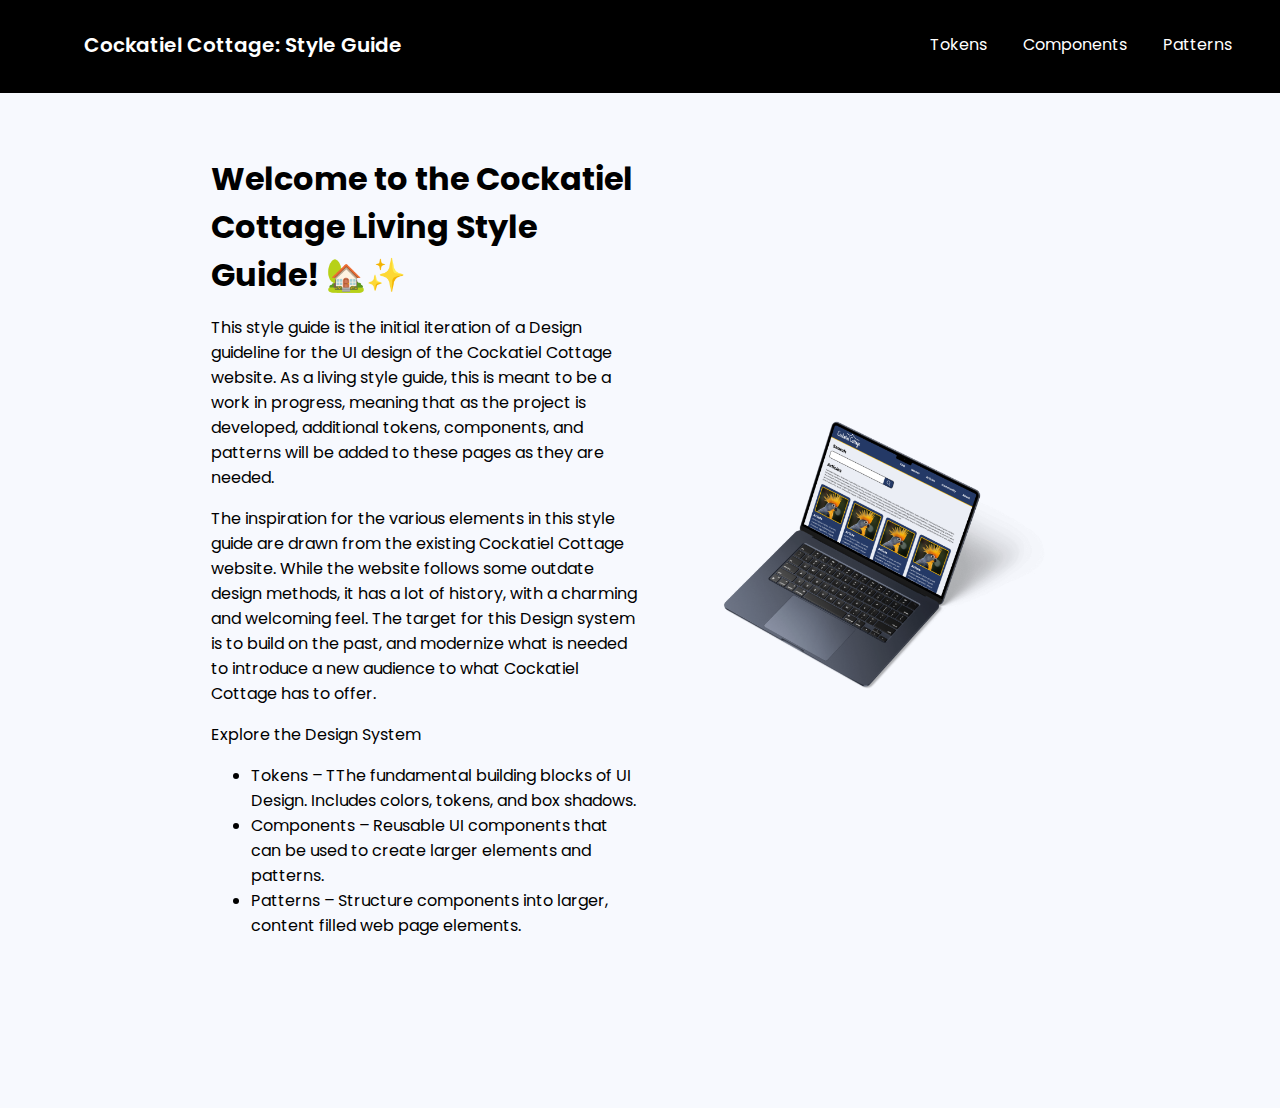
<file: index.html>
<!DOCTYPE html>
<html>
  <head>
    <meta charset="UTF-8" />
    <title>Cockatiel Cottage Design System</title>
    <link rel="stylesheet" href="assets/css/style.css" />
    <link rel="preconnect" href="https://fonts.googleapis.com" />
    <link rel="preconnect" href="https://fonts.gstatic.com" crossorigin />
    <link
      href="https://fonts.googleapis.com/css2?family=Poppins:ital,wght@0,100;0,200;0,300;0,400;0,500;0,600;0,700;0,800;0,900;1,100;1,200;1,300;1,400;1,500;1,600;1,700;1,800;1,900&display=swap"
      rel="stylesheet"
    />
    <link rel="preconnect" href="https://fonts.googleapis.com" />
    <link rel="preconnect" href="https://fonts.gstatic.com" crossorigin />
    <link
      href="https://fonts.googleapis.com/css2?family=Just+Another+Hand&family=Poppins:ital,wght@0,100;0,200;0,300;0,400;0,500;0,600;0,700;0,800;0,900;1,100;1,200;1,300;1,400;1,500;1,600;1,700;1,800;1,900&display=swap"
      rel="stylesheet"
    />
  </head>
  <body>
    <nav class="nav_content">
      <a href="index.html"
        ><div style="color: white">
          <h2>Cockatiel Cottage: Style Guide</h2>
        </div></a
      >
      <ul>
        <li><a href="tokens.html">Tokens</a></li>
        <li><a href="components.html">Components</a></li>
        <li><a href="patterns.html">Patterns</a></li>
      </ul>
    </nav>
    <main>
      <div style="align-self: center">
        <h1>Welcome to the Cockatiel Cottage Living Style Guide! 🏡✨</h1>
        <p>
          This style guide is the initial iteration of a Design guideline for
          the UI design of the Cockatiel Cottage website. As a living style
          guide, this is meant to be a work in progress, meaning that as the
          project is developed, additional tokens, components, and patterns will
          be added to these pages as they are needed.
        </p>
        <p>
          The inspiration for the various elements in this style guide are drawn
          from the existing Cockatiel Cottage website. While the website follows
          some outdate design methods, it has a lot of history, with a charming
          and welcoming feel. The target for this Design system is to build on
          the past, and modernize what is needed to introduce a new audience to
          what Cockatiel Cottage has to offer.
        </p>
        <p>
          Explore the Design System
          <br />
        </p>

        <ul>
          <li>
            Tokens – TThe fundamental building blocks of UI Design. Includes
            colors, tokens, and box shadows.
          </li>

          <li>
            Components – Reusable UI components that can be used to create
            larger elements and patterns.
          </li>
          <li>
            Patterns – Structure components into larger, content filled web page
            elements.
          </li>
        </ul>
      </div>
      <img
        style="align-self: center; width: 100%"
        src="assets/images/mockup.png"
      />
    </main>
  </body>
</html>
</file>
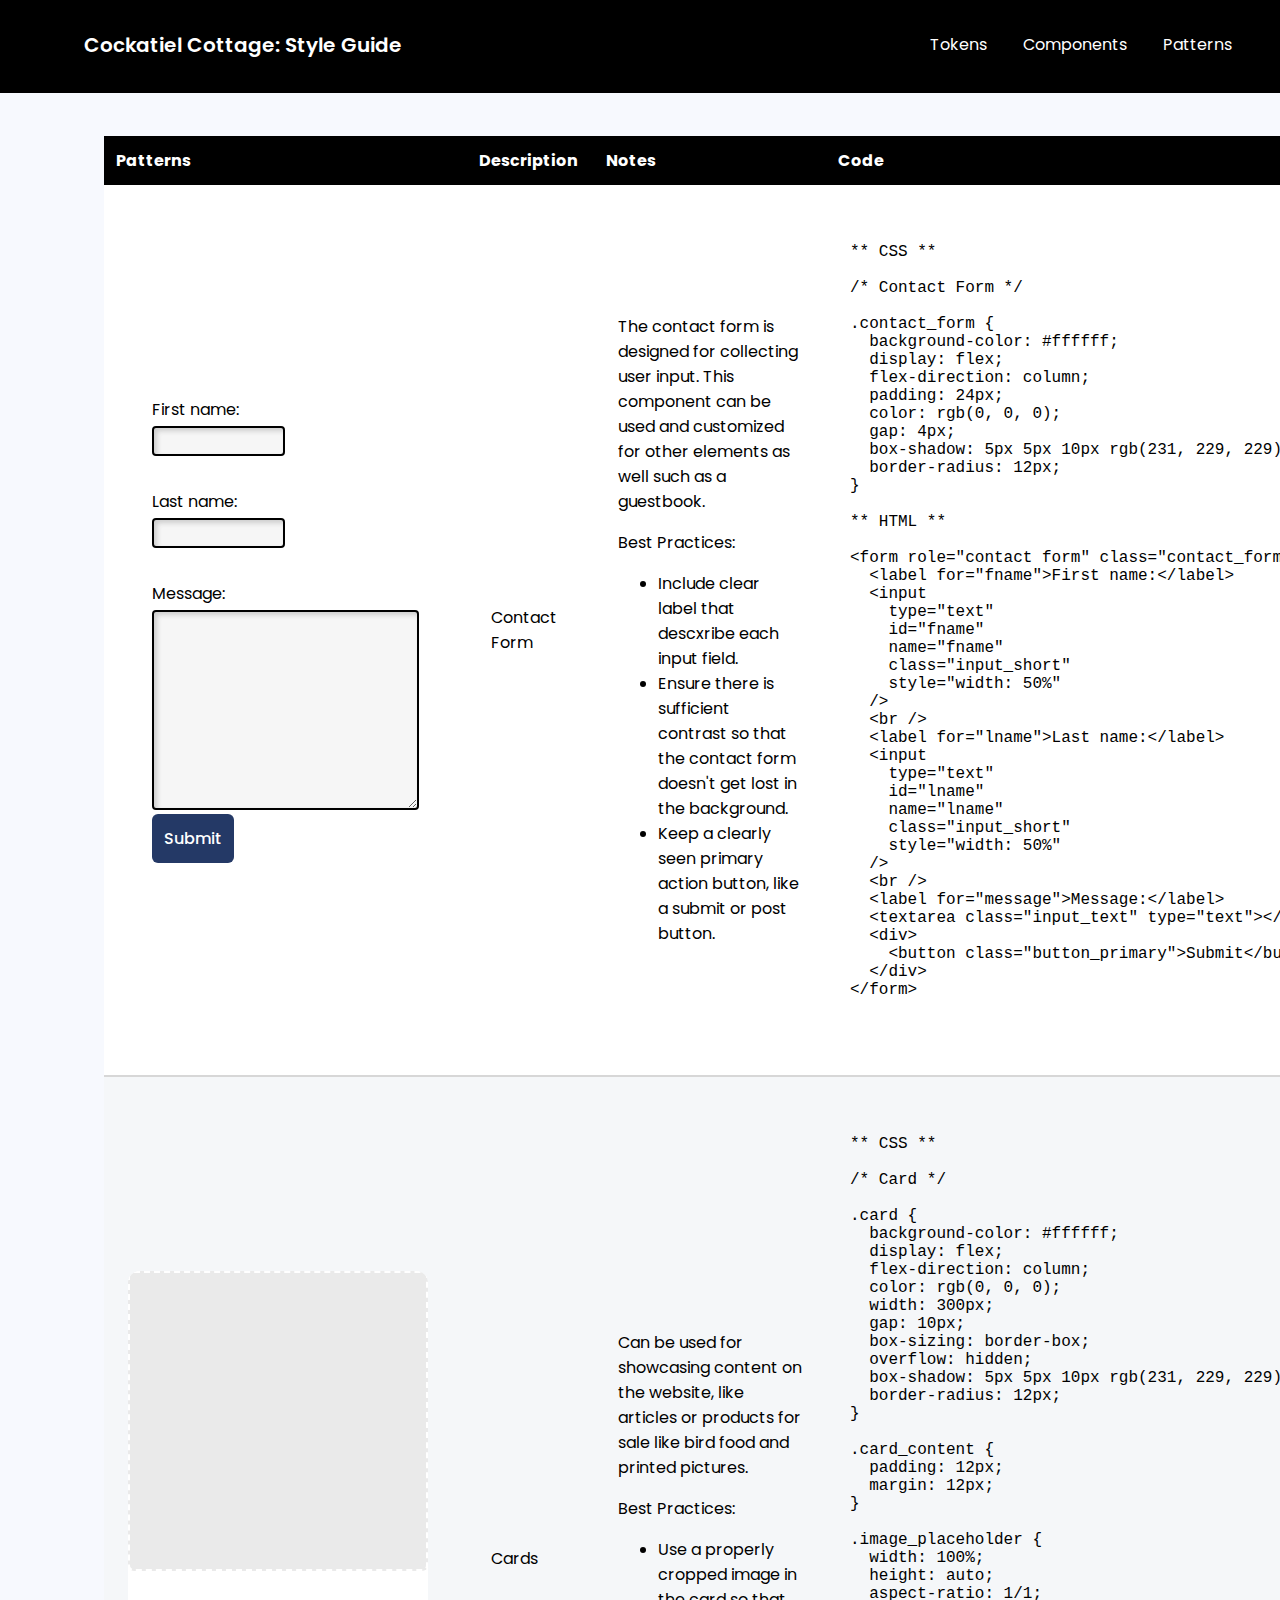
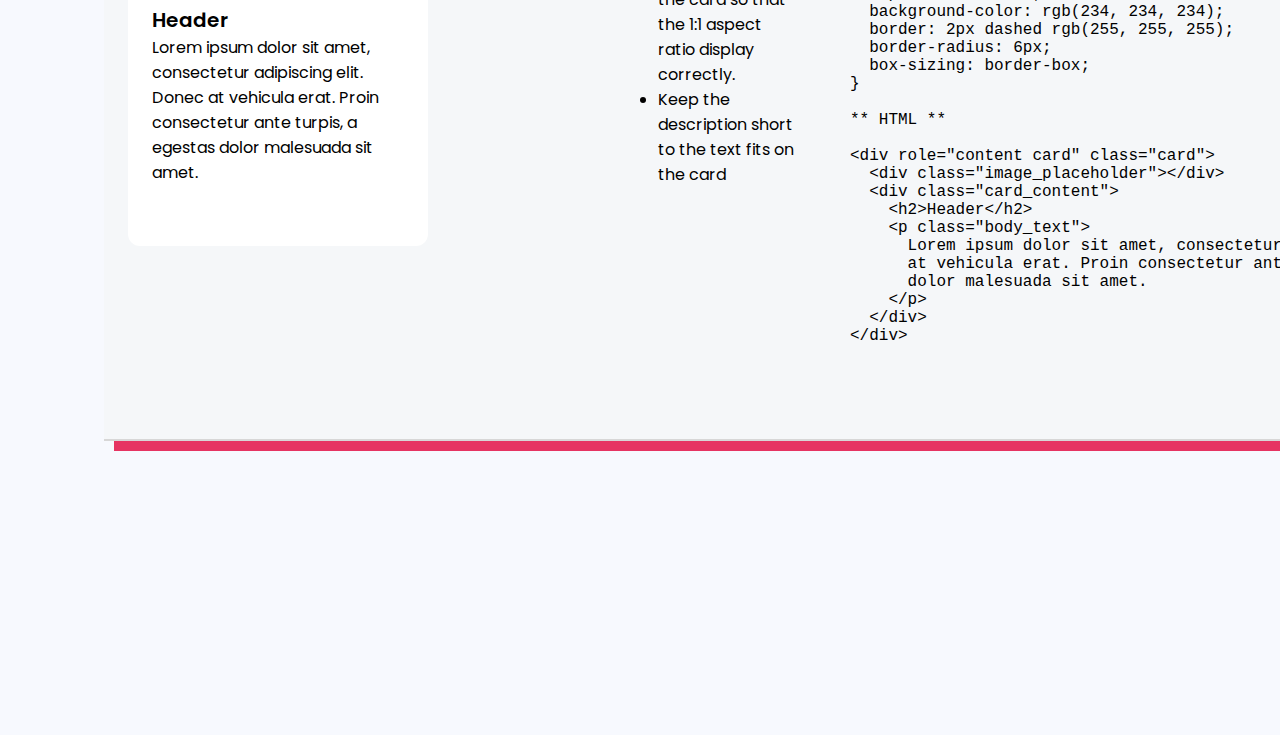
<file: patterns.html>
<!DOCTYPE html>
<html>
  <head>
    <meta charset="UTF-8" />
    <title>Cockatiel Cottage Design System</title>
    <link rel="stylesheet" href="assets/css/style.css" />
    <link rel="preconnect" href="https://fonts.googleapis.com" />
    <link rel="preconnect" href="https://fonts.gstatic.com" crossorigin />
    <link
      href="https://fonts.googleapis.com/css2?family=Poppins:ital,wght@0,100;0,200;0,300;0,400;0,500;0,600;0,700;0,800;0,900;1,100;1,200;1,300;1,400;1,500;1,600;1,700;1,800;1,900&display=swap"
      rel="stylesheet"
    />
    <link rel="preconnect" href="https://fonts.googleapis.com" />
    <link rel="preconnect" href="https://fonts.gstatic.com" crossorigin />
    <link
      href="https://fonts.googleapis.com/css2?family=Just+Another+Hand&family=Poppins:ital,wght@0,100;0,200;0,300;0,400;0,500;0,600;0,700;0,800;0,900;1,100;1,200;1,300;1,400;1,500;1,600;1,700;1,800;1,900&display=swap"
      rel="stylesheet"
    />
  </head>
  <body>
    <nav class="nav_content">
      <a href="index.html"
        ><div style="color: white">
          <h2>Cockatiel Cottage: Style Guide</h2>
        </div></a
      >
      <ul>
        <li><a href="tokens.html">Tokens</a></li>
        <li><a href="components.html">Components</a></li>
        <li><a class="active" href="patterns.html">Patterns</a></li>
      </ul>
    </nav>
    <table style="width: 100%">
      <colgroup>
        <col style="width: 30%" />
        <col style="width: 10%" />
        <col style="width: 30%" />
        <col style="width: 30%" />
      </colgroup>
      <thead>
        <tr>
          <th>Patterns</th>
          <th>Description</th>
          <th>Notes</th>
          <th>Code</th>
        </tr>
      </thead>
      <tbody>
        <tr>
          <td>
            <form role="contact form" class="contact_form">
              <label for="fname">First name:</label>
              <input
                type="text"
                id="fname"
                name="fname"
                class="input_short"
                style="width: 50%"
              />
              <br />
              <label for="lname">Last name:</label>
              <input
                type="text"
                id="lname"
                name="lname"
                class="input_short"
                style="width: 50%"
              />
              <br />
              <label for="message">Message:</label>
              <textarea class="input_text" type="text"></textarea>
              <div><button class="button_primary">Submit</button></div>
            </form>
          </td>
          <td>Contact Form</td>
          <td>
            <p>
              The contact form is designed for collecting user input. This
              component can be used and customized for other elements as well
              such as a guestbook.
            </p>
            <p>Best Practices:</p>
            <ul>
              <li>Include clear label that descxribe each input field.</li>

              <li>
                Ensure there is sufficient contrast so that the contact form
                doesn't get lost in the background.
              </li>
              <li>
                Keep a clearly seen primary action button, like a submit or post
                button.
              </li>
            </ul>
          </td>
          <td>
            <pre>
                <code>
** CSS **

/* Contact Form */

.contact_form {
  background-color: #ffffff;
  display: flex;
  flex-direction: column;
  padding: 24px;
  color: rgb(0, 0, 0);
  gap: 4px;
  box-shadow: 5px 5px 10px rgb(231, 229, 229);
  border-radius: 12px;
}

** HTML **

&lt;form role="contact form" class="contact_form"&gt;
  &lt;label for="fname"&gt;First name:&lt;/label&gt;
  &lt;input
    type="text"
    id="fname"
    name="fname"
    class="input_short"
    style="width: 50%"
  /&gt;
  &lt;br /&gt;
  &lt;label for="lname"&gt;Last name:&lt;/label&gt;
  &lt;input
    type="text"
    id="lname"
    name="lname"
    class="input_short"
    style="width: 50%"
  /&gt;
  &lt;br /&gt;
  &lt;label for="message"&gt;Message:&lt;/label&gt;
  &lt;textarea class="input_text" type="text"&gt;&lt;/textarea&gt;
  &lt;div&gt;
    &lt;button class="button_primary"&gt;Submit&lt;/button&gt;
  &lt;/div&gt;
&lt;/form&gt;
                </code>
              </pre>
          </td>
        </tr>
        <tr>
          <td>
            <div role="content card" class="card">
              <div class="image_placeholder"></div>
              <div class="card_content">
                <h2>Header</h2>
                <p class="body_text">
                  Lorem ipsum dolor sit amet, consectetur adipiscing elit. Donec
                  at vehicula erat. Proin consectetur ante turpis, a egestas
                  dolor malesuada sit amet.
                </p>
              </div>
            </div>
          </td>
          <td>Cards</td>
          <td>
            <p>
              Can be used for showcasing content on the website, like articles
              or products for sale like bird food and printed pictures.
            </p>
            <p>Best Practices:</p>
            <ul>
              <li>
                Use a properly cropped image in the card so that the 1:1 aspect
                ratio display correctly.
              </li>
              <li>Keep the description short to the text fits on the card</li>
            </ul>
          </td>
          <td>
            <pre>
                <code>
** CSS **

/* Card */

.card {
  background-color: #ffffff;
  display: flex;
  flex-direction: column;
  color: rgb(0, 0, 0);
  width: 300px;
  gap: 10px;
  box-sizing: border-box;
  overflow: hidden;
  box-shadow: 5px 5px 10px rgb(231, 229, 229);
  border-radius: 12px;
}

.card_content {
  padding: 12px;
  margin: 12px;
}

.image_placeholder {
  width: 100%;
  height: auto;
  aspect-ratio: 1/1;
  background-color: rgb(234, 234, 234);
  border: 2px dashed rgb(255, 255, 255);
  border-radius: 6px;
  box-sizing: border-box;
}

** HTML **

&lt;div role="content card" class="card"&gt;
  &lt;div class="image_placeholder"&gt;&lt;/div&gt;
  &lt;div class="card_content"&gt;
    &lt;h2&gt;Header&lt;/h2&gt;
    &lt;p class="body_text"&gt;
      Lorem ipsum dolor sit amet, consectetur adipiscing elit. Donec
      at vehicula erat. Proin consectetur ante turpis, a egestas
      dolor malesuada sit amet.
    &lt;/p&gt;
  &lt;/div&gt;
&lt;/div&gt;

                </code>
              </pre>
          </td>
        </tr>
      </tbody>
    </table>
  </body>
</html>
</file>
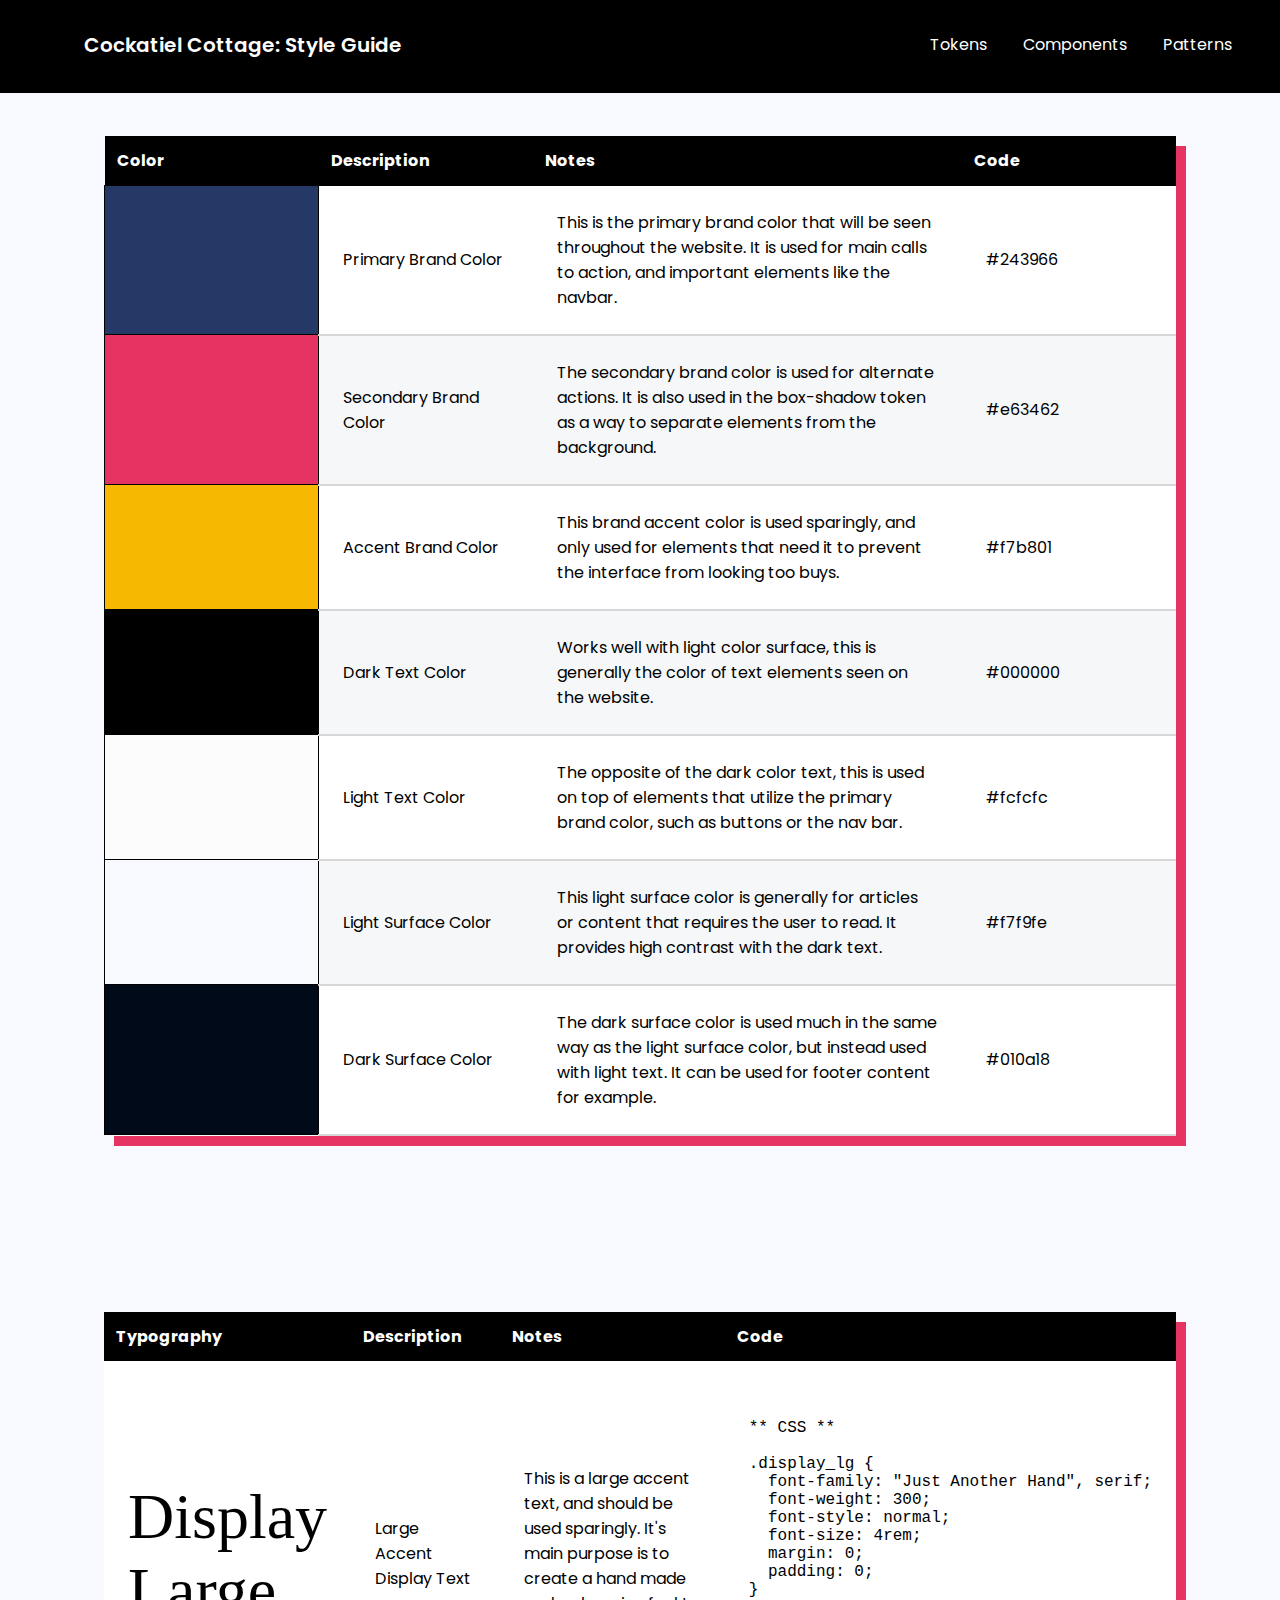
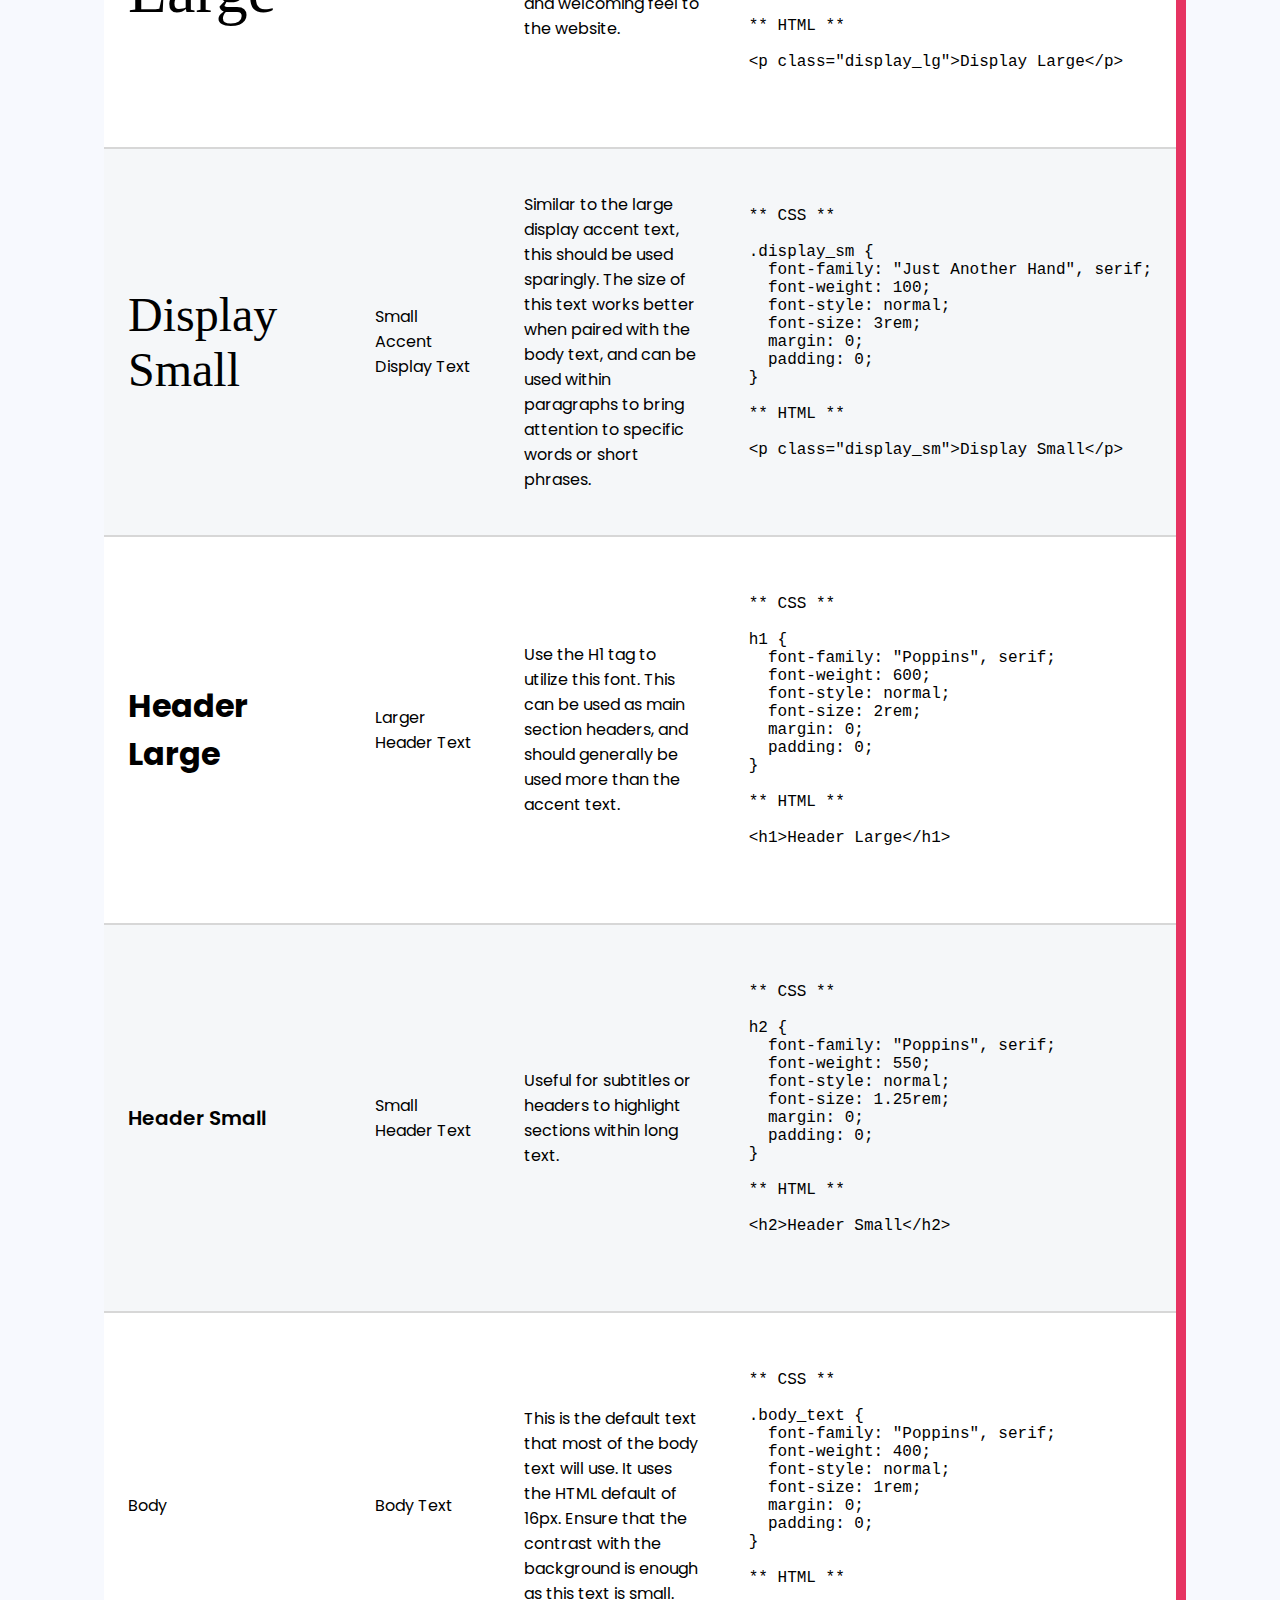
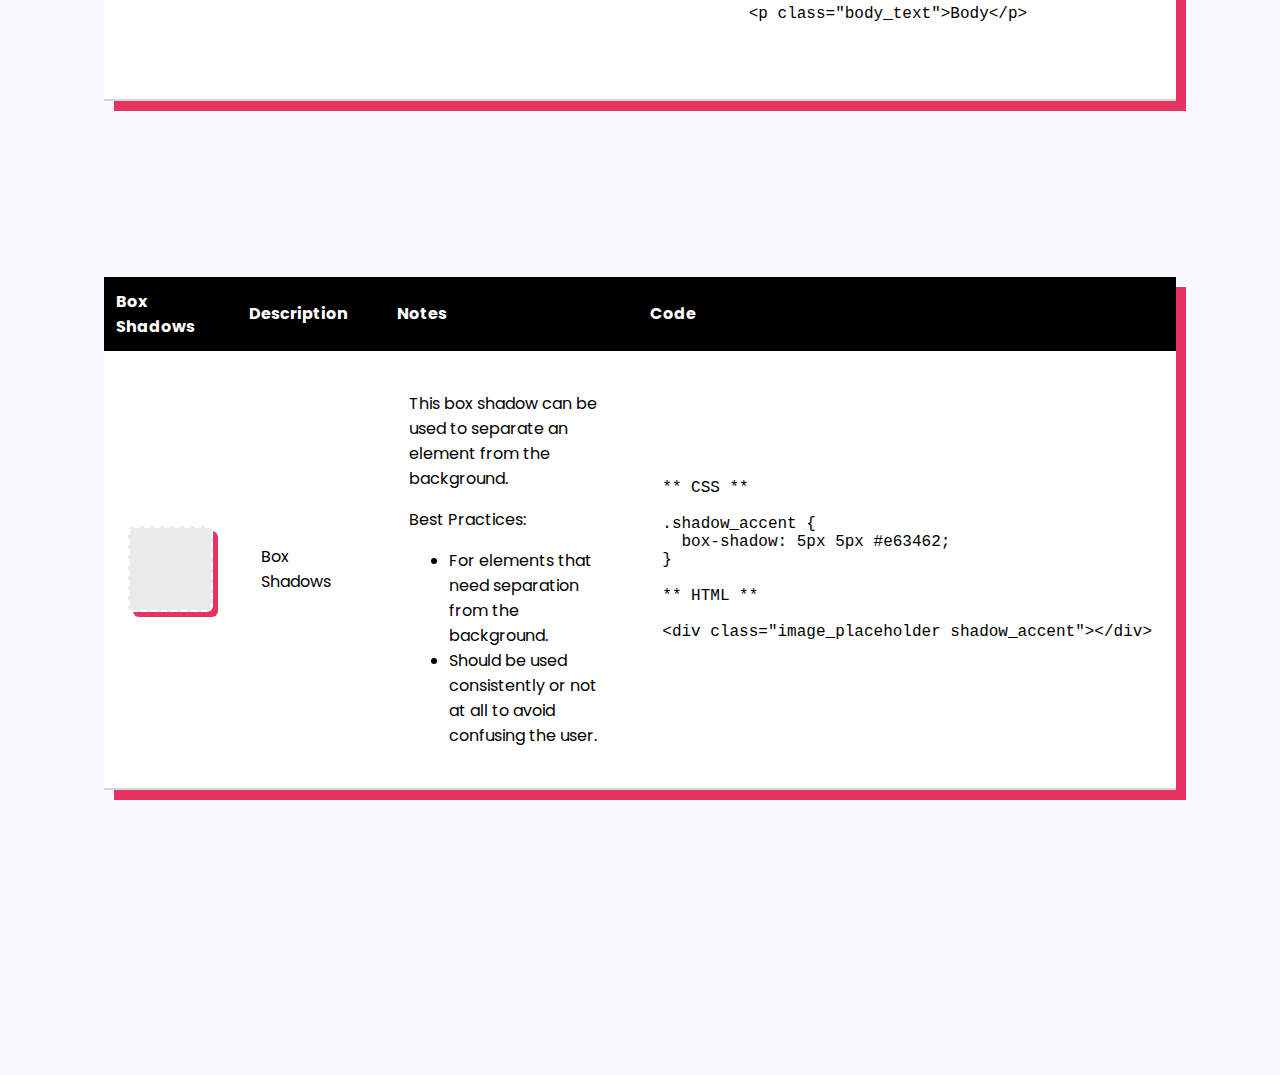
<file: tokens.html>
<!DOCTYPE html>
<html>
  <head>
    <meta charset="UTF-8" />
    <title>Cockatiel Cottage Design System</title>
    <link rel="stylesheet" href="assets/css/style.css" />
    <link rel="preconnect" href="https://fonts.googleapis.com" />
    <link rel="preconnect" href="https://fonts.gstatic.com" crossorigin />
    <link
      href="https://fonts.googleapis.com/css2?family=Poppins:ital,wght@0,100;0,200;0,300;0,400;0,500;0,600;0,700;0,800;0,900;1,100;1,200;1,300;1,400;1,500;1,600;1,700;1,800;1,900&display=swap"
      rel="stylesheet"
    />
    <link rel="preconnect" href="https://fonts.googleapis.com" />
    <link rel="preconnect" href="https://fonts.gstatic.com" crossorigin />
    <link
      href="https://fonts.googleapis.com/css2?family=Just+Another+Hand&family=Poppins:ital,wght@0,100;0,200;0,300;0,400;0,500;0,600;0,700;0,800;0,900;1,100;1,200;1,300;1,400;1,500;1,600;1,700;1,800;1,900&display=swap"
      rel="stylesheet"
    />
  </head>
  <body>
    <nav class="nav_content">
      <a href="index.html"
        ><div style="color: white">
          <h2>Cockatiel Cottage: Style Guide</h2>
        </div></a
      >
      <ul>
        <li><a class="active" href="tokens.html">Tokens</a></li>
        <li><a href="components.html">Components</a></li>
        <li><a href="patterns.html">Patterns</a></li>
      </ul>
    </nav>
    <table style="width: 100%">
      <colgroup>
        <col style="width: 20%" />
        <col style="width: 20%" />
        <col style="width: 40%" />
        <col style="width: 30%" />
      </colgroup>
      <thead>
        <tr>
          <th>Color</th>
          <th>Description</th>
          <th>Notes</th>
          <th>Code</th>
        </tr>
      </thead>
      <tbody>
        <tr>
          <td style="background-color: #243966" class="colorBlock"></td>
          <td>Primary Brand Color</td>
          <td>
            This is the primary brand color that will be seen throughout the
            website. It is used for main calls to action, and important elements
            like the navbar.
          </td>
          <td>#243966</td>
        </tr>
        <tr>
          <td style="background-color: #e63462" class="colorBlock"></td>
          <td>Secondary Brand Color</td>
          <td>
            The secondary brand color is used for alternate actions. It is also
            used in the box-shadow token as a way to separate elements from the
            background.
          </td>
          <td>#e63462</td>
        </tr>
        <tr>
          <td style="background-color: #f7b801" class="colorBlock"></td>
          <td>Accent Brand Color</td>
          <td>
            This brand accent color is used sparingly, and only used for
            elements that need it to prevent the interface from looking too
            buys.
          </td>
          <td>#f7b801</td>
        </tr>
        <tr>
          <td style="background-color: #000000" class="colorBlock"></td>
          <td>Dark Text Color</td>
          <td>
            Works well with light color surface, this is generally the color of
            text elements seen on the website.
          </td>
          <td>#000000</td>
        </tr>
        <tr>
          <td style="background-color: #fcfcfc" class="colorBlock"></td>
          <td>Light Text Color</td>
          <td>
            The opposite of the dark color text, this is used on top of elements
            that utilize the primary brand color, such as buttons or the nav
            bar.
          </td>
          <td>#fcfcfc</td>
        </tr>
        <tr>
          <td style="background-color: #f7f9fe" class="colorBlock"></td>
          <td>Light Surface Color</td>
          <td>
            This light surface color is generally for articles or content that
            requires the user to read. It provides high contrast with the dark
            text.
          </td>
          <td>#f7f9fe</td>
        </tr>
        <tr>
          <td style="background-color: #010a18" class="colorBlock"></td>
          <td>Dark Surface Color</td>
          <td>
            The dark surface color is used much in the same way as the light
            surface color, but instead used with light text. It can be used for
            footer content for example.
          </td>
          <td>#010a18</td>
        </tr>
      </tbody>
    </table>

    <table style="width: 100%">
      <colgroup>
        <col style="width: 20%" />
        <col style="width: 20%" />
        <col style="width: 40%" />
        <col style="width: 30%" />
      </colgroup>
      <thead>
        <tr>
          <th>Typography</th>
          <th>Description</th>
          <th>Notes</th>
          <th>Code</th>
        </tr>
      </thead>
      <tbody>
        <tr>
          <td><p class="display_lg">Display Large</p></td>
          <td>Large Accent Display Text</td>
          <td>
            This is a large accent text, and should be used sparingly. It's main
            purpose is to create a hand made and welcoming feel to the website.
          </td>
          <td>
            <pre>
                <code>
** CSS **

.display_lg {
  font-family: "Just Another Hand", serif;
  font-weight: 300;
  font-style: normal;
  font-size: 4rem;
  margin: 0;
  padding: 0;
}

** HTML **

&ltp class="display_lg"&gtDisplay Large&lt/p&gt
                </code>
              </pre>
          </td>
        </tr>
        <tr>
          <td><p class="display_sm">Display Small</p></td>
          <td>Small Accent Display Text</td>
          <td>
            Similar to the large display accent text, this should be used
            sparingly. The size of this text works better when paired with the
            body text, and can be used within paragraphs to bring attention to
            specific words or short phrases.
          </td>
          <td>
            <pre>
                <code>
** CSS **

.display_sm {
  font-family: "Just Another Hand", serif;
  font-weight: 100;
  font-style: normal;
  font-size: 3rem;
  margin: 0;
  padding: 0;
}

** HTML **

&ltp class="display_sm"&gtDisplay Small&lt/p&gt
                </code>
              </pre>
          </td>
        </tr>
        <tr>
          <td><h1>Header Large</h1></td>
          <td>Larger Header Text</td>
          <td>
            Use the H1 tag to utilize this font. This can be used as main
            section headers, and should generally be used more than the accent
            text.
          </td>
          <td>
            <pre>
                <code>
** CSS **

h1 {
  font-family: "Poppins", serif;
  font-weight: 600;
  font-style: normal;
  font-size: 2rem;
  margin: 0;
  padding: 0;
}

** HTML **

&lth1&gtHeader Large&lt/h1&gt
                </code>
              </pre>
          </td>
        </tr>
        <tr>
          <td><h2>Header Small</h2></td>
          <td>Small Header Text</td>
          <td>
            Useful for subtitles or headers to highlight sections within long
            text.
          </td>
          <td>
            <pre>
                <code>
** CSS **

h2 {
  font-family: "Poppins", serif;
  font-weight: 550;
  font-style: normal;
  font-size: 1.25rem;
  margin: 0;
  padding: 0;
}

** HTML **

&lth2&gtHeader Small&lt/h2&gt
                </code>
              </pre>
          </td>
        </tr>
        <tr>
          <td><p class="body_text">Body</p></td>
          <td>Body Text</td>
          <td>
            This is the default text that most of the body text will use. It
            uses the HTML default of 16px. Ensure that the contrast with the
            background is enough as this text is small.
          </td>
          <td>
            <pre>
                <code>
** CSS **

.body_text {
  font-family: "Poppins", serif;
  font-weight: 400;
  font-style: normal;
  font-size: 1rem;
  margin: 0;
  padding: 0;
}

** HTML **

&ltp class="body_text"&gtBody&lt/p&gt
                </code>
              </pre>
          </td>
        </tr>
      </tbody>
    </table>

    <table style="width: 100%">
      <colgroup>
        <col style="width: 20%" />
        <col style="width: 20%" />
        <col style="width: 40%" />
        <col style="width: 30%" />
      </colgroup>
      <thead>
        <tr>
          <th>Box Shadows</th>
          <th>Description</th>
          <th>Notes</th>
          <th>Code</th>
        </tr>
      </thead>
      <tbody>
        <tr>
          <td>
            <div
              role="imagePlaceholder"
              class="image_placeholder shadow_accent"
            ></div>
          </td>
          <td>Box Shadows</td>
          <td>
            <p>
              This box shadow can be used to separate an element from the
              background.
            </p>
            <p>Best Practices:</p>
            <ul>
              <li>For elements that need separation from the background.</li>
              <li>
                Should be used consistently or not at all to avoid confusing the
                user.
              </li>
            </ul>
          </td>
          <td>
            <pre>
                <code>
** CSS **

.shadow_accent {
  box-shadow: 5px 5px #e63462;
}

** HTML **

&lt;div class="image_placeholder shadow_accent"&gt;&lt;/div&gt;
                </code>
              </pre>
          </td>
        </tr>
      </tbody>
    </table>
  </body>
</html>
</file>
<file: assets/css/style.css>
/* General Style Guide CSS */

html {
  font-family: "Poppins", serif;
  font-weight: 400;
  font-style: normal;
  font-size: 16px;
  margin: 0;
  padding: 0;
}

body {
  display: grid;
  place-items: center;
  background-color: #f7f9fe;
  padding: 96px;
  gap: 48px;
}

main {
  display: grid;
  width: 80%;
  height: 100vh;
  align-self: center;
  grid-template-columns: 1fr 1fr;
}

table {
  border-collapse: collapse;
  box-shadow: 10px 10px #e63462;
  margin: 32px 32px 96px 32px;
  box-sizing: border-box;
}

thead {
  background-color: #000000;
  color: white;
}
th {
  text-align: left;
  padding: 12px;
}

tbody tr:nth-child(odd) {
  background-color: #ffffff;
}

tbody tr:nth-child(even) {
  background-color: #f5f7f9;
}

td {
  height: 48px;
  padding: 24px;
  border-bottom: 2px solid rgb(215, 215, 215);
}

.colorBlock {
  width: fit-content;
  border: 1px solid;
}

/* Navigation Style Guide CSS */

nav {
  position: fixed;
  top: 0;
  left: 0;
  z-index: 3000;
  width: 100%;
  background-color: #000000;
  display: flex;
  justify-content: space-between;
  align-items: center;
  padding: 16px 48px;
  box-sizing: border-box;
  border-bottom: 4px solid #000000;
}

.nav_content ul {
  display: flex;
  justify-content: space-between;
  list-style-type: none;
}

.nav_content a {
  text-decoration: none;
  color: #ffffff;
  padding-left: 36px;
}

.nav_content a:hover {
  color: #e63462;
}

/* Style Guide - Tokens - Typography */

.display_lg {
  font-family: "Just Another Hand", serif;
  font-weight: 300;
  font-style: normal;
  font-size: 4rem;
  margin: 0;
  padding: 0;
}

.display_sm {
  font-family: "Just Another Hand", serif;
  font-weight: 100;
  font-style: normal;
  font-size: 3rem;
  margin: 0;
  padding: 0;
}

h1 {
  font-family: "Poppins", serif;
  font-weight: 700;
  font-style: normal;
  font-size: 2rem;
  margin: 0;
  padding: 0;
}

h2 {
  font-family: "Poppins", serif;
  font-weight: 600;
  font-style: normal;
  font-size: 1.25rem;
  margin: 0;
  padding: 0;
}

.body_text {
  font-family: "Poppins", serif;
  font-weight: 400;
  font-style: normal;
  font-size: 1rem;
  margin: 0;
  padding: 0;
}

/* Style Guide - Tokens - Box Shadows */

.shadow_accent {
  box-shadow: 5px 5px #e63462;
}

/* Style Guide - Components - Buttons */

.button_primary {
  background-color: #243966;
  color: white;
  padding: 12px;
  border: none;
  border-radius: 6px;
  cursor: pointer;
  font-family: "Poppins", serif;
  font-weight: 500;
  font-style: normal;
  font-size: 1rem;
}

.button_primary:hover {
  background-color: #29488b;
}

.button_secondary {
  background-color: #e63462;
  color: white;
  padding: 12px;
  border: none;
  border-radius: 6px;
  cursor: pointer;
  font-family: "Poppins", serif;
  font-weight: 500;
  font-style: normal;
  font-size: 1rem;
}

.button_secondary:hover {
  background-color: #ff3a6f;
}

.button_tertiary {
  background-color: #4f4f4f;
  color: white;
  padding: 12px;
  border: none;
  border-radius: 6px;
  cursor: pointer;
  font-family: "Poppins", serif;
  font-weight: 500;
  font-style: normal;
  font-size: 1rem;
}

.button_tertiary:hover {
  background-color: #7b7b7b;
  color: white;
}

/* Style Guide - Components - Input Field CSS */

.search_bar {
  display: flex;
  flex-direction: row;
}

.input_search {
  font-family: "Poppins", san-serif;
  font-size: 1rem;
  width: 100%;
  min-height: 30px;
  border-top-left-radius: 4px;
  border-bottom-left-radius: 4px;
  border: 2px solid black;
  border-right: none;
  padding-left: 2%;
  background-color: rgb(246, 246, 246);
  box-shadow: inset 3px 3px 5px rgb(205, 205, 205);
}

.input_search:hover {
  border: 2px solid #7e7e7e;
  border-right: none;
}

.search_button {
  background-color: #243966;
  color: white;
  border: 2px solid black;
  border-left: none;
  border-top-right-radius: 4px;
  border-bottom-right-radius: 4px;
  min-width: 30px;
  cursor: pointer;
}

.search_button:hover {
  background-color: #29488b;
}

.input_text {
  font-family: "Poppins", san-serif;
  font-size: 1rem;
  resize: vertical;
  width: 100%;
  min-height: 30px;
  border-radius: 4px;
  border: 2px solid black;
  padding: 2%;
  box-sizing: border-box;
  min-height: 200px;
  background-color: rgb(246, 246, 246);
  box-shadow: inset 3px 3px 5px rgb(205, 205, 205);
}

.input_text:hover {
  border: 2px solid #7e7e7e;
}

.input_short {
  font-family: "Poppins", san-serif;
  font-size: 1rem;
  resize: vertical;
  width: 100%;
  border-radius: 4px;
  border: 2px solid black;
  padding: 2%;
  box-sizing: border-box;
  height: 30px;
  background-color: rgb(246, 246, 246);
  box-shadow: inset 3px 3px 5px rgb(205, 205, 205);
}

.input_short:hover {
  border: 2px solid #000000b8;
}

/* Style Guide - Patterns - Forms */

.contact_form {
  background-color: #ffffff;
  display: flex;
  flex-direction: column;
  padding: 24px;
  color: rgb(0, 0, 0);
  gap: 4px;
  border-radius: 12px;
}

/* Style Guide - Patterns - Cards */

.card {
  background-color: #ffffff;
  display: flex;
  flex-direction: column;
  color: rgb(0, 0, 0);
  width: 300px;
  gap: 10px;
  box-sizing: border-box;
  overflow: hidden;
  border-radius: 12px;
  height: 575px;
}

.card_content {
  padding: 12px;
  margin: 12px;
}

.image_placeholder {
  width: 100%;
  height: auto;
  aspect-ratio: 1/1;
  background-color: rgb(234, 234, 234);
  border: 2px dashed rgb(255, 255, 255);
  border-radius: 6px;
  box-sizing: border-box;
}
</file>
